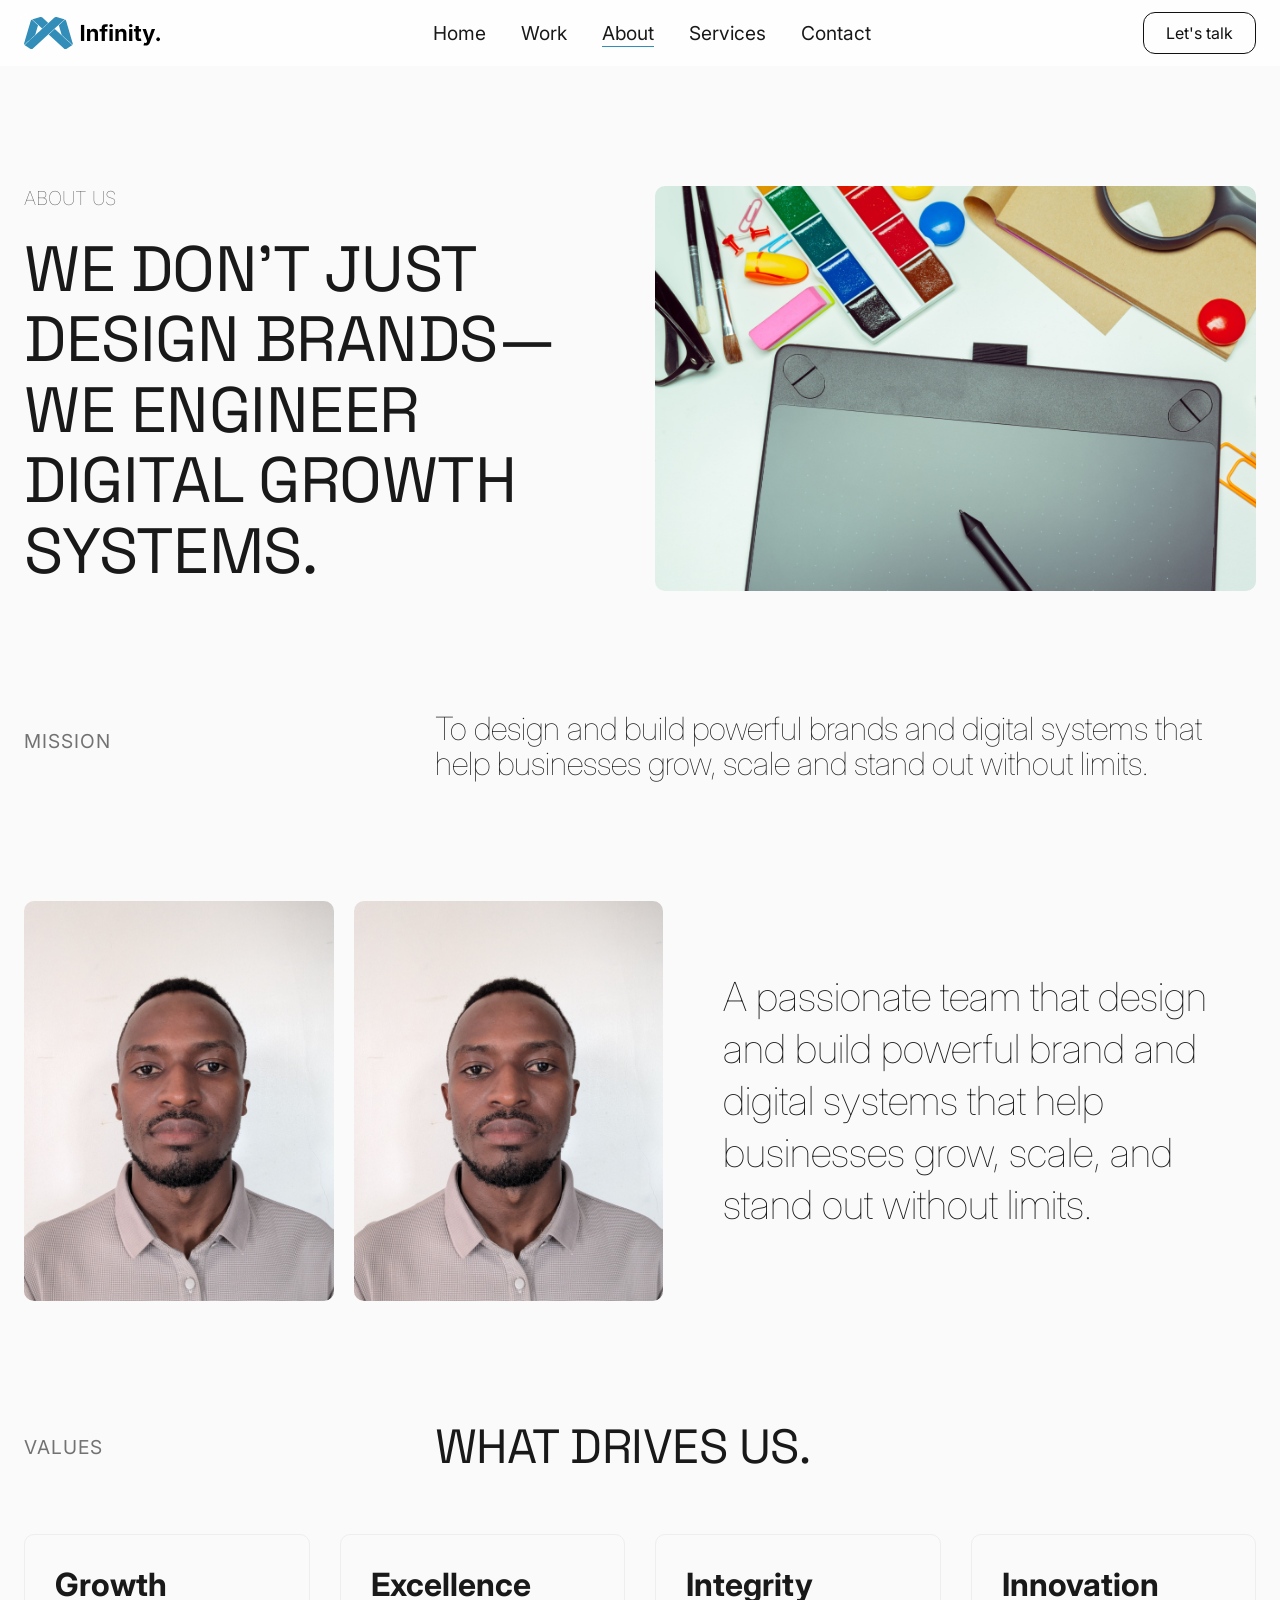
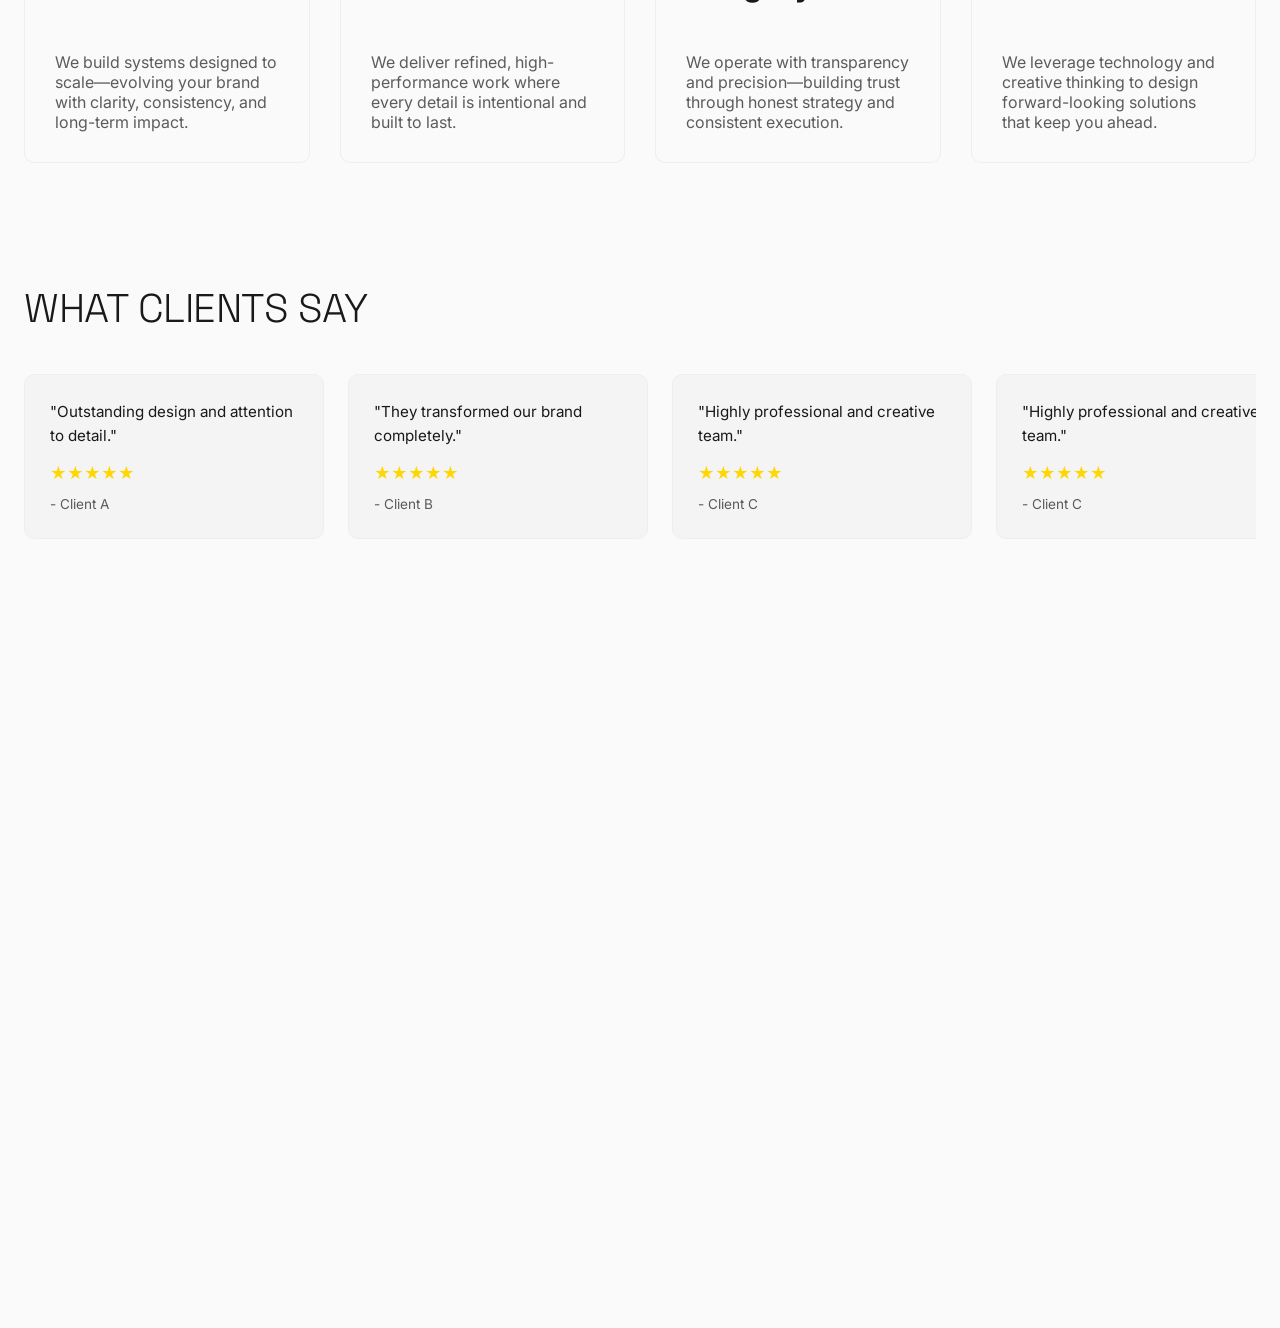
<file: about.html>
<!DOCTYPE html>
<html lang="en">
    <head>
        <meta charset="UTF-8">
        <meta name="viewport" content="width=device-width, initial-scale=1.0">
        <title>about us</title>

        <link href="https://fonts.googleapis.com/css2?family=Inter:wght@400;500;600&family=Space+Grotesk:wght@500;600;700&display=swap" rel="stylesheet">
        <link rel="stylesheet" href="style.css">
        <link rel="stylesheet" href="https://cdnjs.cloudflare.com/ajax/libs/font-awesome/6.5.0/css/all.min.css">

    </head>

    <body>

        <div class="main-content">

            <header class="navbar">

                <a href="index.html" class="logo">
                    <img src="assets/images/infinity-logo.svg" alt="logo">
                </a>

                <nav class="nav">

                    <ul class="nav-links">
                        <li><a href="index.html">Home</a></li>
                        <li><a href="portfolio.html">Work</a></li>
                        <li><a href="about.html" class="active">About</a></li>
                        <li><a href="services.html">Services</a></li>
                        <li><a href="contact.html">Contact</a></li>
                    </ul>
                    <span class="underline"></span>

                    <a href="contact.html" class="mobile-cta">Let's talk</a>

                    <span class="underline"></span>

                </nav>

                <a href="contact.html" class="cta-btn magnetic">Let's talk</a>


                <div class="menu-toggle">MENU</div>

            </header>

            <section class="about-hero">

                <div class="about-hero-container">
                    <div>
                        <p class="about-label">about us</p>
                        <h1 class="about-title">We don’t just design brands—we engineer digital growth systems.</h1>
                    </div>
                    

                    <div class="service-img">
                        <img src="assets/images/bg1.jpg" alt="about image">
                    </div>
                </div>

            </section>
       
            <section class="about">

                <div class="about-container">
                    <span class="about-about-label">mission</span>
                    <h1 class="about-about-title">To design and build powerful brands and digital systems that help businesses grow, scale and stand out without limits.</h1>
                </div>

            </section>
                


            <section class="about-founders">

                <div class="founders-images">

                    <div class="founder-card">

                        <img src="assets/images/ceo.jpg" alt="Founder">

                        <div class="founder-overlay">
                            <h4>VICTOR ASSENGA</h4>
                            <span>Founder & Creative Director</span>
                            <p>Leads vision, branding strategy and creative direction.</p>
                        </div>

                    </div>

                    <div class="founder-info">
                        <h4>VICTOR ASSENGA</h4>
                        <span>Founder & Creative Director</span>
                        <p>Leads vision, branding strategy and creative direction.</p>
                    </div>

                    <div class="founder-card">

                        <img src="assets/images/ceo.jpg" alt="Co-Founder">

                        <div class="founder-overlay">
                            <h4>Co-Founder Name</h4>
                            <span>Co-Founder & Developer</span>
                            <p>Builds scalable digital products and experiences.</p>
                        </div>

                    </div>

                    <div class="founder-info">
                            <h4>Co-Founder Name</h4>
                            <span>Co-Founder & Developer</span>
                            <p>Builds scalable digital products and experiences.</p>
                        </div>


                </div>

                
                <div class="founders-text">
                    <h2>
                    A passionate team that design and build powerful brand and digital systems that help businesses grow, scale, and stand out without limits.
                    </h2>
                </div>

            </section>


            <section class="values">

                <div class="about-values-container">
                    <span class="values-label">VALUES</span>
                    <h1 class="values-title">What drives us.</h1>
                    <span></span>
                </div>

            </section>

            
            <div class="about-values">

                <div class="value-card">

                    <h3>Growth</h3>
                    <p>We build systems designed to scale—evolving your brand with clarity, consistency, and long-term impact.</p>

                </div>

                <div class="value-card">

                    <h3>Excellence</h3>
                    <p>We deliver refined, high-performance work where every detail is intentional and built to last.</p>

                </div>

                <div class="value-card">

                    <h3>Integrity</h3>
                    <p>We operate with transparency and precision—building trust through honest strategy and consistent execution.</p>

                </div>

                <div class="value-card">

                    <h3>Innovation</h3>
                    <p>We leverage technology and creative thinking to design forward-looking solutions that keep you ahead.</p>

                </div>

            </div>
        
            </section>

                <!-- TESTIMONIALS -->
            <section class="testimonials">

                <h2>What Clients Say</h2>

                <div class="testimonial-wrapper">
                    <div class="testimonial-track">

                        <div class="testimonial-group">
                            <div class="testimonial">
                                <p>"Outstanding design and attention to detail."</p>
                                <div class="stars">★★★★★</div>
                                <span>- Client A</span>
                            </div>

                            <div class="testimonial">
                                <p>"They transformed our brand completely."</p>
                                <div class="stars">★★★★★</div>
                                <span>- Client B</span>
                            </div>

                            <div class="testimonial">
                                <p>"Highly professional and creative team."</p>
                                <div class="stars">★★★★★</div>
                                <span>- Client C</span>
                            </div>

                            <div class="testimonial">
                                <p>"Highly professional and creative team."</p>
                                <div class="stars">★★★★★</div>
                                <span>- Client C</span>
                            </div>

                            <div class="testimonial">
                                <p>"Highly professional and creative team."</p>
                                <div class="stars">★★★★★</div>
                                <span>- Client C</span>
                            </div>

                            <div class="testimonial">
                                <p>"Highly professional and creative team."</p>
                                <div class="stars">★★★★★</div>
                                <span>- Client C</span>
                            </div>
                        </div>


                        <div class="testimonial-group">
                            <div class="testimonial">
                                <p>"Outstanding design and attention to detail."</p>
                                <div class="stars">★★★★★</div>
                                <span>- Client A</span>
                            </div>

                            <div class="testimonial">
                                <p>"They transformed our brand completely."</p>
                                <div class="stars">★★★★★</div>
                                <span>- Client B</span>
                            </div>

                            <div class="testimonial">
                                <p>"Highly professional and creative team."</p>
                                <div class="stars">★★★★★</div>
                                <span>- Client C</span>
                            </div>

                            <div class="testimonial">
                                <p>"Highly professional and creative team."</p>
                                <div class="stars">★★★★★</div>
                                <span>- Client C</span>
                            </div>

                            <div class="testimonial">
                                <p>"Highly professional and creative team."</p>
                                <div class="stars">★★★★★</div>
                                <span>- Client C</span>
                            </div>

                            <div class="testimonial">
                                <p>"Highly professional and creative team."</p>
                                <div class="stars">★★★★★</div>
                                <span>- Client C</span>
                            </div>
                        </div>

                    </div>
                </div>

                    
            </section>

        </div>


        <footer class="footer">

            <div class="footer-top">
                <h2 class="footer-slogan">
                Let’s grow your business digitally.
                </h2>

                <a href="contact.html" class="footer-cta">Start a Project</a>
            </div>

            <div class="footer-middle">

                <div>

                    <h4>Quick Links</h4>
                    <ul>
                        <li><a href="portfolio.html">Work</a></li>
                        <li><a href="about.html">About</a></li>
                        <li><a href="services.html">Services</a></li>
                        <li><a href="contact.html">Contact</a></li>

                    </ul>

                </div>

                <div>

                    <h4>See what we've built</h4>
                    <ul>
                         <li><a href="portfolio.html?filter=branding">Branding</a></li>
                        <li><a href="portfolio.html?filter=web">Web Design</a></li>
                        <li><a href="portfolio.html?filter=uiux">UI/UX</a></li>
                        <li><a href="portfolio.html?filter=software">Software Solutions</a></li>
                    </ul>

                </div>

                <div>

                    <h4>Social</h4>
                    <ul>
                        <li><a href="#"><i class="fa-brands fa-instagram"></i>  Instagram</a></li>
                        <li><a href="#"><i class="fa-brands fa-linkedin"></i>  LinkedIn</a></li>
                        <li><a href="#"><i class="fa-brands fa-twitter"></i>  Twitter</a></li>
                        <li><a href="#"><i class="fa-brands fa-behance"></i>  Behance</a></li>
                    </ul>

                </div>

                <div>
                    <h4>Contact us</h4>
                    <p>Email: hello@infinity.com</p>
                    <p>Whatsapp: +255 746 826 260</p>
                    <p>Dar es Salaam,</p>
                    <p> Tanzania</p>
                </div>

            </div>

            <div class="footer-bottom">

                <p>© 2026 Infinity designs. All rights reserved.</p>

            </div>

        </footer>

        <script src="script.js"></script>
    </body>
</html>
</file>
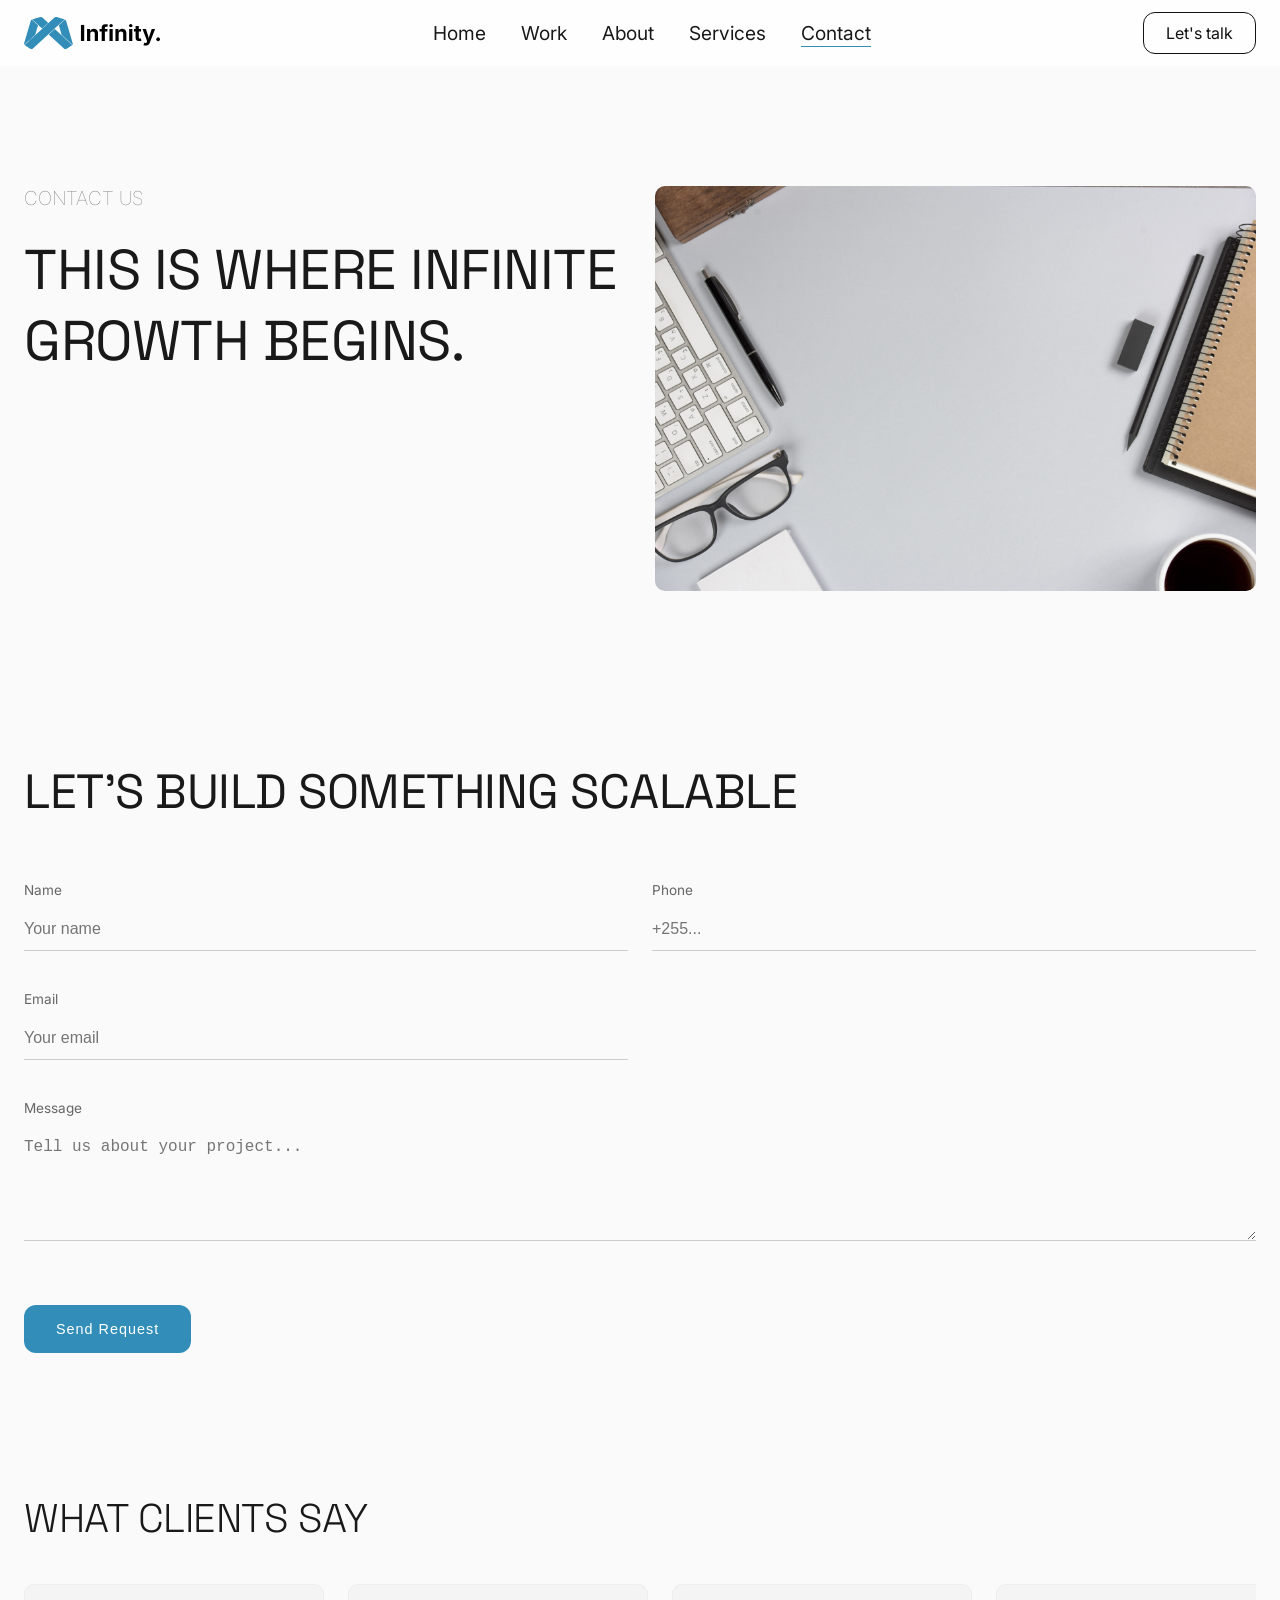
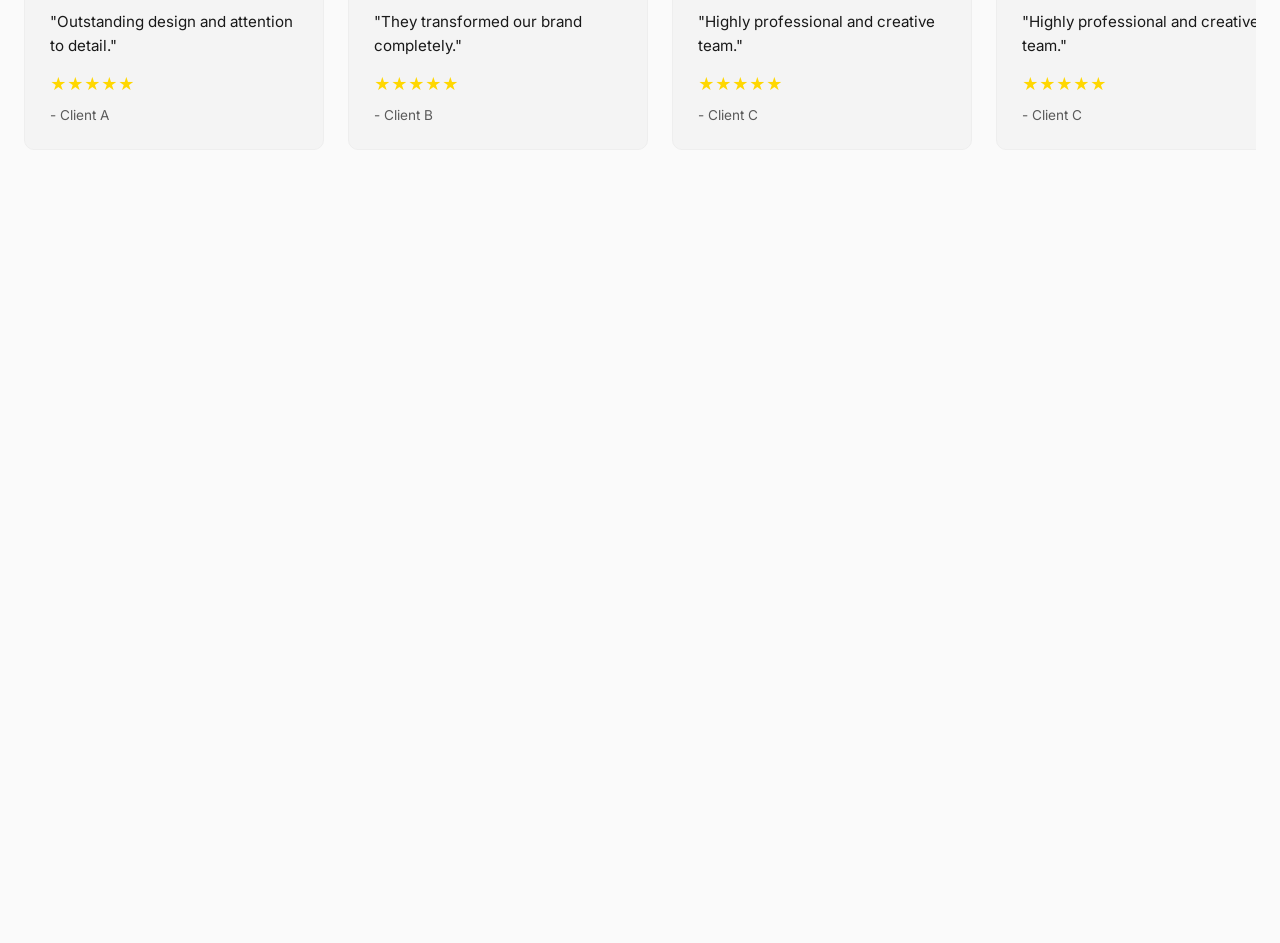
<file: contact.html>
<!DOCTYPE html>
<html lang="en">
    <head>
        <meta charset="UTF-8">
        <meta name="viewport" content="width=device-width, initial-scale=1.0">
        <title>contact us</title>

        <link href="https://fonts.googleapis.com/css2?family=Inter:wght@400;500;600&family=Space+Grotesk:wght@500;600;700&display=swap" rel="stylesheet">
        <link rel="stylesheet" href="style.css">
        <link rel="stylesheet" href="https://cdnjs.cloudflare.com/ajax/libs/font-awesome/6.5.0/css/all.min.css">

    </head>

    <body>

        <div class="main-content">

            <header class="navbar">

                <a href="index.html" class="logo">
                    <img src="assets/images/infinity-logo.svg" alt="logo">
                </a>

                <nav class="nav">

                    <ul class="nav-links">
                        <li><a href="index.html">Home</a></li>
                        <li><a href="portfolio.html">Work</a></li>
                        <li><a href="about.html">About</a></li>
                        <li><a href="services.html">Services</a></li>
                        <li><a href="contact.html" class="active">Contact</a></li>
                    </ul>

                    <span class="underline"></span>

                    <a href="contact.html" class="mobile-cta">Let's talk</a>

                    <span class="underline"></span>

                </nav>

                <a href="contact.html" class="cta-btn magnetic">Let's talk</a>

               <div class="menu-toggle">MENU</div>

            </header>


            <div class="contact-hero">

                <div class="contact-hero-container">
                    <div>
                        <span class="contact-label">contact us</span>
                        <h1 class="services-title">This is where infinite growth begins.</h1>
                    </div>
                    

                    <div class="service-img">
                        <img src="assets/images/bg2.jpg" alt="contact-hero image">
                    </div>
                </div>

            </div>

            <section class="contact">

                <div class="contact-container">
                    
                    <h1 class="contact-title">Let’s Build Something Scalable</h1>

                    <form class="contact-form" action="https://formspree.io/f/mnjlweqd" method="POST" enctype="multipart/form-data">
                    
                        <div class="form-group">
                            <label>Name</label>
                            <input type="text" name="name" placeholder="Your name" required>
                        </div>

                        <div class="form-group">
                            <label>Phone</label>
                            <input type="tel" name="phone" placeholder="+255..." required>
                        </div>
                        
                        <div class="form-group">
                            <label>Email</label>
                            <input type="email" name="email" placeholder="Your email">
                        </div>

                        <div class="form-group full">
                            <label>Message</label>
                            <textarea rows="5" name="message" placeholder="Tell us about your project..." required></textarea>
                        </div>


                        <div class="form-group full">
                            <button type="submit" class="submit-btn">Send Request</button>
                        </div>

                    </form>

                </div>

            </section>


             <section class="testimonials">

                <h2>What Clients Say</h2>

                <div class="testimonial-wrapper">
                    <div class="testimonial-track">

                        <div class="testimonial-group">
                            <div class="testimonial">
                                <p>"Outstanding design and attention to detail."</p>
                                <div class="stars">★★★★★</div>
                                <span>- Client A</span>
                            </div>

                            <div class="testimonial">
                                <p>"They transformed our brand completely."</p>
                                <div class="stars">★★★★★</div>
                                <span>- Client B</span>
                            </div>

                            <div class="testimonial">
                                <p>"Highly professional and creative team."</p>
                                <div class="stars">★★★★★</div>
                                <span>- Client C</span>
                            </div>

                            <div class="testimonial">
                                <p>"Highly professional and creative team."</p>
                                <div class="stars">★★★★★</div>
                                <span>- Client C</span>
                            </div>

                            <div class="testimonial">
                                <p>"Highly professional and creative team."</p>
                                <div class="stars">★★★★★</div>
                                <span>- Client C</span>
                            </div>

                            <div class="testimonial">
                                <p>"Highly professional and creative team."</p>
                                <div class="stars">★★★★★</div>
                                <span>- Client C</span>
                            </div>
                        </div>


                        <div class="testimonial-group">
                            <div class="testimonial">
                                <p>"Outstanding design and attention to detail."</p>
                                <div class="stars">★★★★★</div>
                                <span>- Client A</span>
                            </div>

                            <div class="testimonial">
                                <p>"They transformed our brand completely."</p>
                                <div class="stars">★★★★★</div>
                                <span>- Client B</span>
                            </div>

                            <div class="testimonial">
                                <p>"Highly professional and creative team."</p>
                                <div class="stars">★★★★★</div>
                                <span>- Client C</span>
                            </div>

                            <div class="testimonial">
                                <p>"Highly professional and creative team."</p>
                                <div class="stars">★★★★★</div>
                                <span>- Client C</span>
                            </div>

                            <div class="testimonial">
                                <p>"Highly professional and creative team."</p>
                                <div class="stars">★★★★★</div>
                                <span>- Client C</span>
                            </div>

                            <div class="testimonial">
                                <p>"Highly professional and creative team."</p>
                                <div class="stars">★★★★★</div>
                                <span>- Client C</span>
                            </div>
                        </div>

                    </div>
                </div>

                    
            </section>



        </div>

        <footer class="footer">

            <div class="footer-top">
                <h2 class="footer-slogan">
                Let’s grow your business digitally.
                </h2>

                <a href="contact.html" class="footer-cta">Start a Project</a>
            </div>

            <div class="footer-middle">

                <div>

                    <h4>Quick Links</h4>
                    <ul>
                        <li><a href="portfolio.html">Work</a></li>
                        <li><a href="about.html">About</a></li>
                        <li><a href="services.html">Services</a></li>
                        <li><a href="contact.html">Contact</a></li>

                    </ul>

                </div>

                <div>

                    <h4>See what we've built</h4>
                    <ul>
                         <li><a href="portfolio.html?filter=branding">Branding</a></li>
                        <li><a href="portfolio.html?filter=web">Web Design</a></li>
                        <li><a href="portfolio.html?filter=uiux">UI/UX</a></li>
                        <li><a href="portfolio.html?filter=software">Software Solutions</a></li>
                    </ul>

                </div>

                <div>

                    <h4>Social</h4>
                    <ul>
                        <li><a href="#"><i class="fa-brands fa-instagram"></i>  Instagram</a></li>
                        <li><a href="#"><i class="fa-brands fa-linkedin"></i>  LinkedIn</a></li>
                        <li><a href="#"><i class="fa-brands fa-twitter"></i>  Twitter</a></li>
                        <li><a href="#"><i class="fa-brands fa-behance"></i>  Behance</a></li>
                    </ul>

                </div>

                <div>
                    <h4>Contact us</h4>
                    <p>Email: hello@infinity.com</p>
                    <p>Whatsapp: +255 746 826 260</p>
                    <p>Dar es Salaam,</p>
                    <p> Tanzania</p>
                </div>

            </div>

            <div class="footer-bottom">

                <p>© 2026 Infinity designs. All rights reserved.</p>

            </div>

        </footer>

        <script src="script.js"></script>
    </body>
</html>
</file>
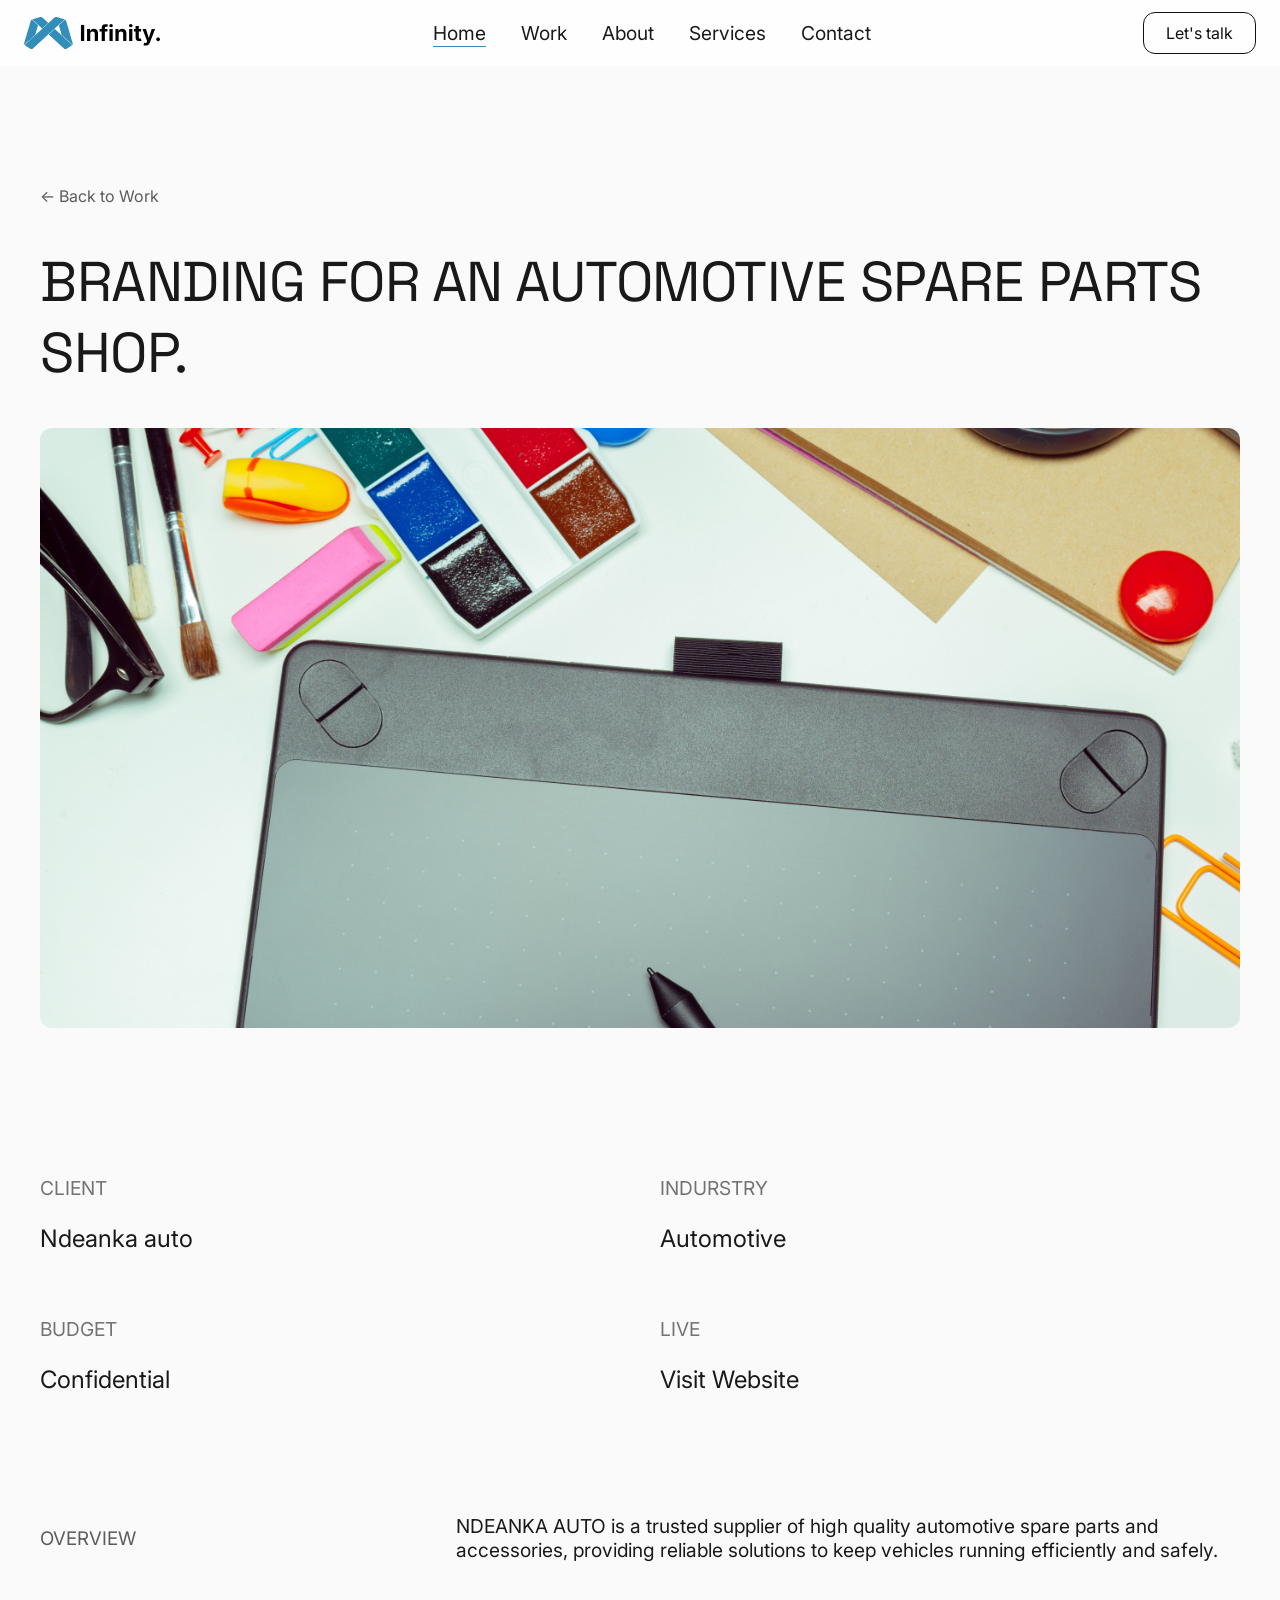
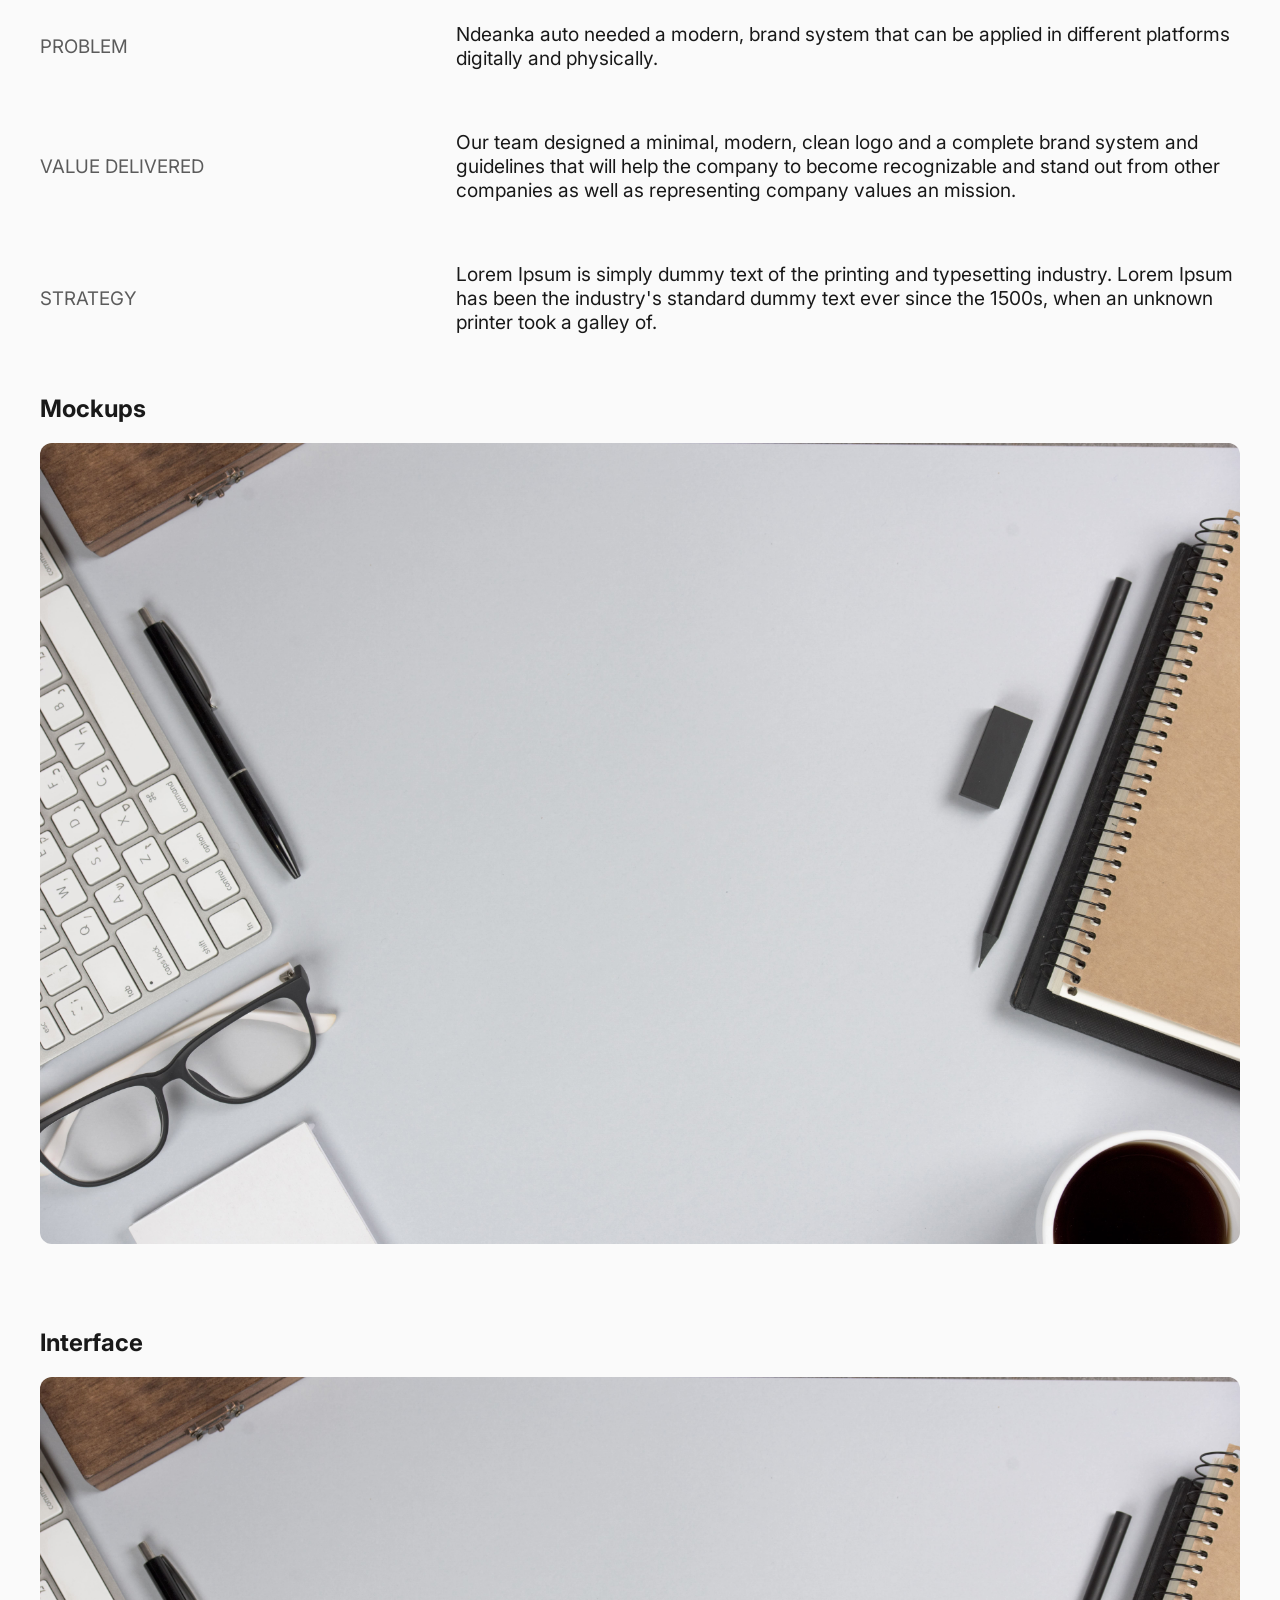
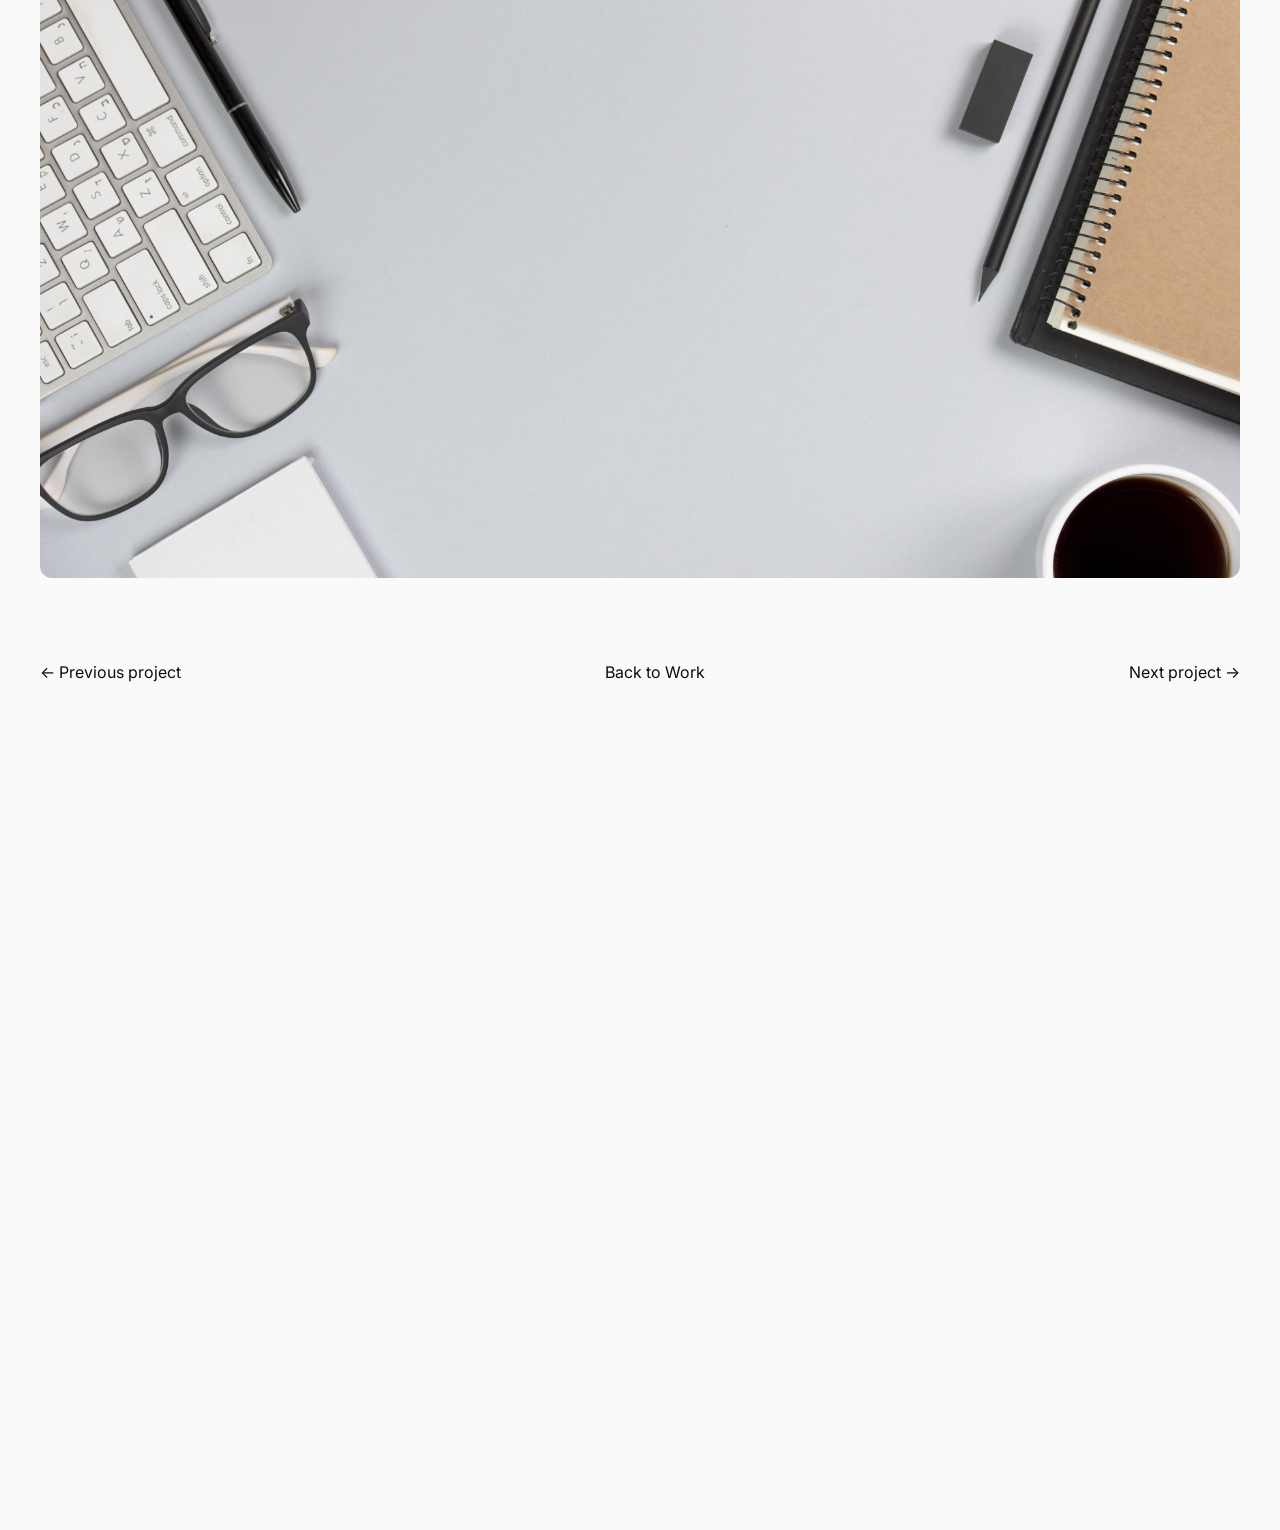
<file: project01.html>
<!DOCTYPE html>
<html lang="en">

    <head>

        <meta charset="UTF-8">
        <meta name="viewport" content="width=device-width, initial-scale=1.0">
        <title>Infinity Designs</title>

        <link href="https://fonts.googleapis.com/css2?family=Inter:wght@400;500;600&family=Space+Grotesk:wght@500;600;700&display=swap" rel="stylesheet">
        <link rel="stylesheet" href="style.css">
        <link rel="stylesheet"href="https://cdnjs.cloudflare.com/ajax/libs/font-awesome/6.5.0/css/all.min.css">

    </head>

    <body>
        <div class="main-content">

            <header class="navbar">

                    <a href="index.html" class="logo">
                        <img src="assets/images/infinity-logo.svg" alt="logo">
                    </a>

                    <nav class="nav">

                        <ul class="nav-links">
                            <li><a href="index.html" class="active">Home</a></li>
                            <li><a href="portfolio.html">Work</a></li>
                            <li><a href="about.html">About</a></li>
                            <li><a href="services.html">Services</a></li>
                            <li><a href="contact.html">Contact</a></li>
                        </ul>
                        <span class="underline"></span>

                        <a href="contact.html" class="mobile-cta">Let's talk</a>

                        <span class="underline"></span>

                    </nav>

                    <a href="contact.html" class="cta-btn">Let's talk</a>


                <div class="menu-toggle">MENU</div>

            </header>

            
            <section class="project">

                <div class="project-top">

                    <a href="portfolio.html" class="back-link">← Back to Work</a>

                </div>

                
                <div class="project-header">

                    <h1>branding for an automotive spare parts shop.</h1>

                </div>


                <div class="project-hero">

                    <img src="assets/images/bg3.jpg" alt="">

                </div>

                
                <div class="project-details">

                    <div class="detail"><h5>Client</h5><p>Ndeanka auto</p></div>
                    <div class="detail"><h5>Indurstry</h5><p>Automotive</p></div>
                    <div class="detail"><h5>Budget</h5><p>Confidential</p></div>
                    <div class="detail"><h5>Live</h5><a href="#">Visit Website</a></div>

                </div>

                
                <div class="project-overview">

                    <div class="overview-item">

                        <h3>Overview</h3>
                        <p>
                            NDEANKA AUTO is a trusted supplier of high quality automotive spare parts and
                            accessories, providing reliable solutions to keep vehicles running efficiently and
                            safely. 
                        </p>

                    </div>

                    <div class="overview-item">

                        <h3>Problem</h3>
                        <p>
                            Ndeanka auto needed a modern, brand system that can be applied in different platforms digitally
                            and physically.
                        </p>

                    </div>

                    <div class="overview-item">

                        <h3>value delivered</h3>
                        <p>
                            Our team designed a minimal, modern, clean logo and a complete brand system and guidelines that will help the company to become
                            recognizable and stand out from other companies as well as representing company
                            values an mission.
                        </p>

                    </div>

                     <div class="overview-item">

                        <h3>strategy</h3>
                        <p>Lorem Ipsum is simply dummy text of the printing and typesetting industry. Lorem Ipsum has been the industry's standard dummy text ever since the 1500s, when an unknown printer took a galley of.</p>

                    </div>


                </div>

                
                <div class="project-media">
                    <h2>Mockups</h2>
                    <img src="assets/images/bg2.jpg" alt="">
                </div>

                <div class="project-media">
                    <h2>Interface</h2>
                    <img src="assets/images/bg2.jpg" alt="">
                </div>

                
                <div class="project-bottom">
                    <a href="#">← Previous project</a>
                    <a href="portfolio.html">Back to Work</a>
                    <a href="#">Next project →</a>
                </div>

            </section>

















        </div>


        <footer class="footer">

                <div class="footer-top">
                    <h2 class="footer-slogan">
                    Let’s grow your business digitally.
                    </h2>

                    <a href="contact.html" class="footer-cta">Start a Project</a>
                </div>

                <div class="footer-middle">

                    <div>

                        <h4>Quick Links</h4>
                        <ul>
                            <li><a href="portfolio.html">Work</a></li>
                            <li><a href="about.html">About</a></li>
                            <li><a href="services.html">Services</a></li>
                            <li><a href="contact.html">Contact</a></li>

                        </ul>

                    </div>

                    <div>

                        <h4>See what we've built</h4>
                        <ul>
                            <li><a href="portfolio.html?filter=branding">Branding</a></li>
                            <li><a href="portfolio.html?filter=web">Web Design</a></li>
                            <li><a href="portfolio.html?filter=uiux">UI/UX</a></li>
                            <li><a href="portfolio.html?filter=software">Software Solutions</a></li>
                        </ul>

                    </div>

                    <div>

                        <h4>Social</h4>
                        <ul>
                            <li><a href="#"><i class="fa-brands fa-instagram"></i>  Instagram</a></li>
                            <li><a href="#"><i class="fa-brands fa-linkedin"></i>  LinkedIn</a></li>
                            <li><a href="#"><i class="fa-brands fa-twitter"></i>  Twitter</a></li>
                            <li><a href="#"><i class="fa-brands fa-behance"></i>  Behance</a></li>
                        </ul>

                    </div>

                    <div>
                        <h4>Contact us</h4>
                        <p>Email: hello@infinity.com</p>
                        <p>Whatsapp: +255 746 826 260</p>
                        <p>Dar es Salaam,</p>
                        <p> Tanzania</p>
                    </div>

                </div>

                <div class="footer-bottom">

                    <p>© 2026 Infinity designs. All rights reserved.</p>

                </div>

            </footer>

        
    </body>

</html>
</file>
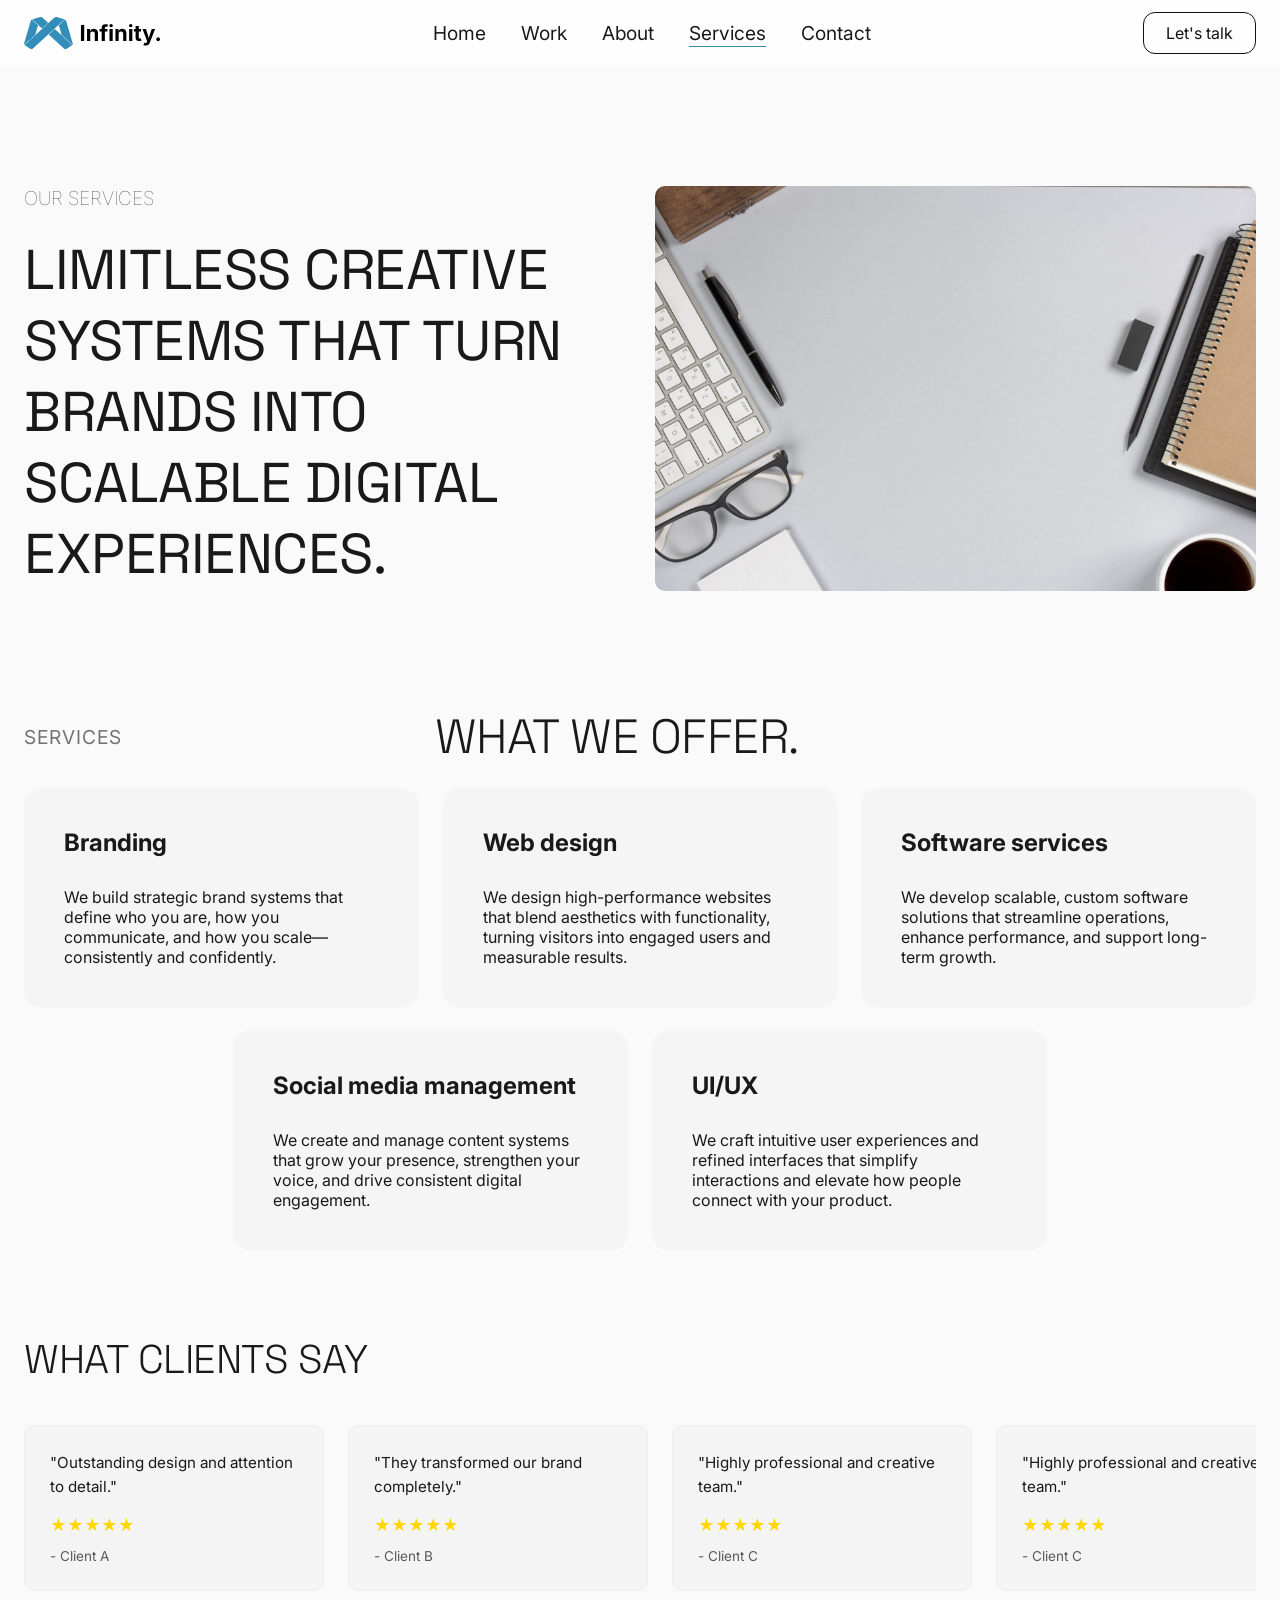
<file: services.html>
<!DOCTYPE html>
<html lang="en">

    <head>
        <meta charset="UTF-8">
        <meta name="viewport" content="width=device-width, initial-scale=1.0">
        <title>our services</title>

        <link href="https://fonts.googleapis.com/css2?family=Inter:wght@400;500;600&family=Space+Grotesk:wght@500;600;700&display=swap" rel="stylesheet">
        <link rel="stylesheet"href="style.css">
        <link rel="stylesheet"href="https://cdnjs.cloudflare.com/ajax/libs/font-awesome/6.5.0/css/all.min.css">

    </head>
 
    <body>

        <div class="main-content">

            <header class="navbar">

                <a href="index.html" class="logo">
                    <img src="assets/images/infinity-logo.svg" alt="logo">
                </a>

                <nav class="nav">

                    <ul class="nav-links">
                        <li><a href="index.html">Home</a></li>
                        <li><a href="portfolio.html">Work</a></li>
                        <li><a href="about.html">About</a></li>
                        <li><a href="services.html" class="active">Services</a></li>
                        <li><a href="contact.html">Contact</a></li>
                    </ul>
                    <span class="underline"></span>

                    <a href="contact.html" class="mobile-cta">Let's talk</a>

                    <span class="underline"></span>

                </nav>

                <a href="contact.html" class="cta-btn magnetic">Let's talk</a>

               <div class="menu-toggle">MENU</div>

            </header>


            <div class="services-hero">

                <div class="services-hero-container">
                    <div>
                        <span class="services-label">our services</span>
                        <h1 class="services-title">Limitless creative systems that turn brands into scalable digital experiences.</h1>
                    </div>
                    

                    <div class="service-img">
                        <img src="assets/images/bg2.jpg" alt="">
                    </div>
                </div>

            </div>


            <section class="values">

                <div class="service-container">
                    <span class="service-label">services</span>
                    <h1 class="service-title">What we offer.</h1>
                    <span></span>
                </div>

            </section>


            
            <div class="services">

                <div class="service-card">

                    <h3>Branding</h3>
                    <p>We build strategic brand systems that define who you are, how you communicate, and how you scale—consistently and confidently. </p>

                </div>

                <div class="service-card">

                    <h3>Web design</h3>
                    <p>We design high-performance websites that blend aesthetics with functionality, turning visitors into engaged users and measurable results.</p>

                </div>

                <div class="service-card">

                    <h3>Software services</h3>
                    <p>We develop scalable, custom software solutions that streamline operations, enhance performance, and support long-term growth.</p>

                </div>

                <div class="service-card">

                    <h3>Social media management</h3>
                    <p>We create and manage content systems that grow your presence, strengthen your voice, and drive consistent digital engagement.</p>

                </div>

                <div class="service-card">

                    <h3>UI/UX</h3>
                    <p>We craft intuitive user experiences and refined interfaces that simplify interactions and elevate how people connect with your product.</p>

                </div>

            </div>



             <section class="testimonials">

                <h2>What Clients Say</h2>

                <div class="testimonial-wrapper">
                    <div class="testimonial-track">

                        <div class="testimonial-group">
                            <div class="testimonial">
                                <p>"Outstanding design and attention to detail."</p>
                                <div class="stars">★★★★★</div>
                                <span>- Client A</span>
                            </div>

                            <div class="testimonial">
                                <p>"They transformed our brand completely."</p>
                                <div class="stars">★★★★★</div>
                                <span>- Client B</span>
                            </div>

                            <div class="testimonial">
                                <p>"Highly professional and creative team."</p>
                                <div class="stars">★★★★★</div>
                                <span>- Client C</span>
                            </div>

                            <div class="testimonial">
                                <p>"Highly professional and creative team."</p>
                                <div class="stars">★★★★★</div>
                                <span>- Client C</span>
                            </div>

                            <div class="testimonial">
                                <p>"Highly professional and creative team."</p>
                                <div class="stars">★★★★★</div>
                                <span>- Client C</span>
                            </div>

                            <div class="testimonial">
                                <p>"Highly professional and creative team."</p>
                                <div class="stars">★★★★★</div>
                                <span>- Client C</span>
                            </div>
                        </div>


                        <div class="testimonial-group">
                            <div class="testimonial">
                                <p>"Outstanding design and attention to detail."</p>
                                <div class="stars">★★★★★</div>
                                <span>- Client A</span>
                            </div>

                            <div class="testimonial">
                                <p>"They transformed our brand completely."</p>
                                <div class="stars">★★★★★</div>
                                <span>- Client B</span>
                            </div>

                            <div class="testimonial">
                                <p>"Highly professional and creative team."</p>
                                <div class="stars">★★★★★</div>
                                <span>- Client C</span>
                            </div>

                            <div class="testimonial">
                                <p>"Highly professional and creative team."</p>
                                <div class="stars">★★★★★</div>
                                <span>- Client C</span>
                            </div>

                            <div class="testimonial">
                                <p>"Highly professional and creative team."</p>
                                <div class="stars">★★★★★</div>
                                <span>- Client C</span>
                            </div>

                            <div class="testimonial">
                                <p>"Highly professional and creative team."</p>
                                <div class="stars">★★★★★</div>
                                <span>- Client C</span>
                            </div>
                        </div>

                    </div>
                </div>

                    
            </section>


        </div>

        <footer class="footer">

            <div class="footer-top">
                <h2 class="footer-slogan">
                Let’s grow your business digitally.
                </h2>

                <a href="contact.html" class="footer-cta">Start a Project</a>
            </div>

            <div class="footer-middle">

                <div>

                    <h4>Quick Links</h4>
                    <ul>
                        <li><a href="portfolio.html">Work</a></li>
                        <li><a href="about.html">About</a></li>
                        <li><a href="services.html">Services</a></li>
                        <li><a href="contact.html">Contact</a></li>

                    </ul>

                </div>

                <div>

                    <h4>See what we've built</h4>
                    <ul>
                        <li><a href="portfolio.html?filter=branding">Branding</a></li>
                        <li><a href="portfolio.html?filter=web">Web Design</a></li>
                        <li><a href="portfolio.html?filter=uiux">UI/UX</a></li>
                        <li><a href="portfolio.html?filter=software">Software Solutions</a></li>
                    </ul>

                </div>

                <div>

                    <h4>Social</h4>
                    <ul>
                        <li><a href="#"><i class="fa-brands fa-instagram"></i>  Instagram</a></li>
                        <li><a href="#"><i class="fa-brands fa-linkedin"></i>  LinkedIn</a></li>
                        <li><a href="#"><i class="fa-brands fa-twitter"></i>  Twitter</a></li>
                        <li><a href="#"><i class="fa-brands fa-behance"></i>  Behance</a></li>
                    </ul>

                </div>

                <div>
                    <h4>Contact us</h4>
                    <p>Email: hello@infinity.com</p>
                    <p>Whatsapp: +255 746 826 260</p>
                    <p>Dar es Salaam,</p>
                    <p> Tanzania</p>
                </div>

            </div>

            <div class="footer-bottom">

                <p>© 2026 Infinity designs. All rights reserved.</p>

            </div>

        </footer>

        <script src="script.js"></script>
    </body>
</html>
</file>
<file: style.css>
/* RESET */
* {
  margin: 0;
  padding: 0;
  box-sizing: border-box;
}
body {
  font-family: 'Inter', sans-serif;
}

.hero h1,
.testimonials h2,
.work-hero h1,
.about-title,
.values-title,
.footer-top h2,
.services-title,
.project-header h1,
.service-title,
.contact-title {
  font-family: 'Space Grotesk', sans-serif;
  letter-spacing: -0.5px;
}



html, body {
  background: #fafafa;
  color: #191919;
}


/* NAVBAR*/
.navbar {
  display: flex;
  justify-content: space-between;
  align-items: center;
  padding: 12px 24px;
  position: sticky;
  top: 0;
  background: rgba(255,255,255,0.8);
  backdrop-filter: blur(12px);
  z-index: 1000;
}

.logo {
  display: inline-block;
  text-decoration: none;
}

.logo img {
  height: 32px; /* desktop size */
  width: auto;
  display: block;
}

.logo img {
  transition: opacity 0.3s ease;
}

.logo:hover img {
  opacity: 0.7;
}
.nav-links {
  display: flex;
  gap: 35px;
  list-style: none; 
}
.nav a {
  text-decoration: none;
  color: #191919;
  font-size: 1.2rem;
  transition: 0.3s;
}

/*UNDERLINE*/
.nav-links a {
  position: relative;
  text-decoration: none;
  padding-bottom: 1.5px;
}
.nav-links a::after {
  content: "";
  position: absolute;
  left: 0;
  bottom: 0;
  width: 0%;
  height: 1px;
  background: #328eb8;
  transition: width 0.3s ease;
}
.nav-links a:hover::after {
  width: 100%;
}
.nav-links a.active::after {
  width: 100%;
}

/* CTA BUTTON */
.cta-btn {
  border: 1px solid #111;
  padding: 10px 22px;
  text-decoration: none;
  color: #111;
  position: relative;
  overflow: hidden;
  transition: all 0.3s ease;
  border-radius: 12px;
}

.cta-btn::before {
  content: "";
  position: absolute;
  inset: 0;
  background: #111;
  transform: scaleX(0);
  transform-origin: left;
  transition: 0.001ms;
  z-index: -1;
}

.cta-btn:hover {
  color: #fff;
  background: #328eb8;
  border: 1px solid #328eb8;
}

@media (max-width: 768px) {
  .logo img {
    height: 26px;
  }
}








/* HERO*/

.hero {
  padding: 120px 24px 60px;
}

.hero-container {
  display: grid;
  grid-template-columns: 1fr 1fr;
  gap: 24px;
  width: 100%;
}

.hero-text h1 {
 font-size: 4rem;
 line-height: 1.1;
 font-weight: 400;
 text-transform: uppercase;
}

.hero-text p {
  padding: 24px 0px;
  opacity: 0.7;
  font-size: 1.5rem;
}
.hero-sub{
  padding: 24px 0px;
  opacity: 0.7;
  font-size: 1.2rem;
  font-weight: lighter;
}

.hero-cta {
  border: 1px solid #111;
  padding: 14px 28px;
  text-decoration: none;
  color: #111;
  position: relative;
  overflow: hidden;
  transition: all 0.3s ease;
  border-radius: 12px;
}
.ctaa {
  padding: 24px 0px;
}

.hero.cta::before {
  content: "";
  position: absolute;
  inset: 0;
  background: #111;
  transform: scaleX(0);
  transform-origin: left;
  transition: 0.001ms;
  z-index: -1;
}

.hero-cta:hover {
  color: #fff;
  background: #328eb8;
  border: 1px solid #328eb8;
}

.hero-media {
  display: flex;
  justify-content: center;
  align-items: center;  
}

.hero-media img {
  width: 100%;
  height: 100%;
  object-fit: cover;
}


/*  HERO MOBILE*/
@media (max-width: 900px) {

  .hero-container {
  display: grid;
  grid-template-columns: 1fr;
}

.hero {
  padding: 60px 12px 60px;
}

.hero-text h1 {
  font-size: 2.5rem;
}

.hero-text p {
  font-size: 1.2rem; 
}

.hero-media {
  height: 400px;

}

}


/*ABOUT*/

.home-about {
    padding: 60px 24px;
}

.home-about-container {
display: grid;
grid-template-columns: 1fr 2fr;
align-items: center;
}

.home-about-label {
  font-size: 1.2rem;
  opacity: 0.6;
  text-transform: uppercase;
  letter-spacing: 1px;
}

.home-about-title {
  font-size: 2.5rem;
  line-height: 1.1;
  font-weight: lighter;
}

@media (max-width: 900px) {

  .home-about {
  padding: 60px 12px;
}

.home-about-container {
display: grid;
gap: 24px;
grid-template-columns: 1fr;
}

.home-about-label {
  font-size: 1rem;
  opacity: 0.6;
  text-transform: uppercase;
  letter-spacing: 1px;
}

.home-about-title {
  font-size: 2rem;
  line-height: 1.1;
  font-weight: lighter;
}
}



/* WORK */
.work {
  padding: 60px 24px;
}

.work h2 {
 padding: 0 0 24px;
  font-size: 2.5rem;
  font-weight: lighter;
}

.work-grid {
  display: grid;
  grid-template-columns: 1fr 1fr;
  gap: 24px;
}

.work-item {
  position: relative;
  background: #fafafa;
  height: 480px;
  overflow: hidden;
  transition: transform 0.4s ease;
  border-radius: 12px;
}

.work-item-media {
  position: relative;
 border-radius: 12px; 
 background: #ccc;
 overflow: hidden;
 transition: transform 0.4s ease;
 height: 480px;
}

.large { grid-column: span 2;  }

.work-item video {
  width: 100%;
  height: 100%;
  object-fit: cover;
}
.work-item {
  display: block;
  text-decoration: none;
  color: inherit;
}

.work-item {
  transition: transform 0.3s ease;
}

.work-item:hover {
  transform: translateY(-5px);
}

.work-item {
  cursor: pointer;
}

/* OVERLAY */
.work-overlay {
  position: absolute;
  inset: 0;
  background: rgba(0,0,0,0.4);
  color: white;
  display: flex;
  flex-direction: column;
  justify-content: flex-end;
  padding: 20px;
  opacity: 0;
  transition: 0.4s ease;
}
.work-overlay {
  transform: translateY(20px);
}


.work-item:hover .work-overlay {
  opacity: 1;
  transform: translateY(0);
}

.work p {
    font-size: 2rem;
    padding-top: 36px;
}

.work-cta-tittle p {
 padding: 24px 0 12px;
 font-size: 2.5rem;
}
.work-cta {
  border: 1px solid #111;
  padding: 14px 28px;
  text-decoration: none;
  color: #111;
  position: relative;
  overflow: hidden;
  transition: all 0.3s ease;
  border-radius: 12px;
}

.work.cta::before {
  content: "";
  position: absolute;
  inset: 0;
  background: #111;
  transform: scaleX(0);
  transform-origin: left;
  transition: 0.001ms;
  z-index: -1;
}

.work-cta:hover {
  color: #fff;
  background: #328eb8;
  border: 1px solid #328eb8;
}

.work-info {
  display: none;
}

/* WORK MOBILE*/
@media (max-width: 768px) {

    .work {
    padding: 60px 12px;
  }
  .work h2 {
 padding: 0 0 24px;
  font-size: 2rem;
  font-weight: lighter;
}

  .work-grid {
    grid-template-columns: 1fr;
  }

  .large {
    grid-column: span 1;
  }

  .work-item {
  position: relative;
  background: #fafafa;
  height: 480px;
  overflow: hidden;
  transition: transform 0.4s ease;
}
.work-item-media {
  height: auto;
}

  .work-item {
    transform: none !important;
  }

  .work-item:hover {
    transform: none;
  }

  .work-overlay {
    display: none;
  }

  .work-info {
    display: block;
    text-decoration: none;
    padding: 12px;
  }

  .work-info h3 {
    font-size: 1.2rem;
    margin-bottom: 6px;
    color: #191919;
  }

  .work-info p {
    font-size: 0.9rem;
    color: #666;
  }
  .work p {
    
    padding-top: 0px;
}

  .work-item {
    height: auto;
  }

  .work-item video {
    height: 250px;
  }

  .work-cta-tittle p {
 padding: 24px 0 12px;
 font-size: 2rem;
}
}




/*TESTIMONIALS */

.testimonials {
  padding: 60px 24px;
  overflow: hidden;
}

.testimonials h2 {
  margin-bottom: 40px;
  font-size: 2.5rem;
  font-weight: lighter;
  text-transform: uppercase;
}

.testimonial {
  min-width: 300px;
  max-width: 300px;
  padding: 25px;
  border: 1px solid #eee;
  border-radius: 10px;
  background: #f4f4f4;
  flex-shrink: 0;
}

.testimonial p {
  margin-bottom: 15px;
  font-size: 0.95rem;
  line-height: 1.6;
}


.testimonial-wrapper {
  overflow: hidden;
  width: 100%;
}

.testimonial-track {
  display: flex;
  width: max-content;
  animation: scrollLoop 30s linear infinite;
  gap: 24px;
}

.testimonial-group {
  display: flex;
  gap: 24px;
}

.testimonial {
  min-width: 300px;
  flex-shrink: 0;
}

/* 🔥 KEYFRAME */
@keyframes scrollLoop {
  0% {
    transform: translateX(0);
  }
  100% {
    transform: translateX(-50%);
  }
}

.testimonial-wrapper:hover .testimonial-track {
  animation-play-state: paused;
}


.stars {
  color: gold;
  margin-bottom: 10px;
  font-size: 1rem;
}

.testimonial span {
  font-size: 0.85rem;
  opacity: 0.7;
}

.testimonial {
  transition: 0.3s;
}

.testimonial:hover {
  transform: translateY(-5px);
}

/*TESTIMONIALS MOBILE*/
@media (max-width: 900px) {

  .testimonials {
    padding: 60px 24px;
  }

  .testimonial {
    min-width: 250px;
  }
  .testimonials h2 {
  margin-bottom: 40px;
  font-size: 2rem;
  font-weight: lighter;
  text-transform: uppercase;
}
}



/*FOOTER*/

.footer {
  background: #191919;
  color: #fafafa;
  padding: 100px 24px 40px;
}


.footer-top {
  display: grid;
  grid-template-columns: 3fr 1fr;
  align-items: center;
  margin-bottom: 80px;
}

.footer-slogan {
  font-size: 3rem;
  line-height: 1.2;
  max-width: 1000px;
  text-transform: uppercase;
}

.footer-cta {
  padding: 14px 28px;
  border: 1px solid #fff;
  text-decoration: none;
  color: #fff;
  transition: 0.3s;
  white-space: nowrap;
  border-radius: 12px;
  margin-left: auto;
}

.footer-cta:hover {
  background: #328eb8;
  border: 1px solid #328eb8;
  color: #fff;
}


.footer-middle {
  display: grid;
  grid-template-columns: repeat(4, 1fr);
  gap: 40px;
  margin-bottom: 60px;
}

.footer-middle h4 {
  margin-bottom: 15px;
  font-size: 0.95rem;
  opacity: 0.9;
}

.footer-middle ul {
  list-style: none;
}

.footer-middle a {
  text-decoration: none;
  color: #fff;
  opacity: 0.7;
  display: inline-block;
  margin-bottom: 10px;
  transition: 0.3s;
}

.footer-middle a:hover {
  opacity: 1;
  transform: translateX(5px);
  
}

.footer-middle p {
  opacity: 0.7;
  margin-bottom: 10px;
}

/*BOTTOM*/
.footer-bottom {
  border-top: 1px solid rgba(255,255,255,0.1);
  padding-top: 20px;
  font-size: 0.85rem;
  opacity: 0.6;
}

.footer-middle a {
  position: relative;
}

.footer-middle a::after {
  content: "";
  position: absolute;
  left: 0;
  bottom: -3px;
  width: 0%;
  height: 1px;
  background: #328eb8;
  transition: 0.3s ease;
}

.footer-middle a:hover::after {
  width: 100%;
  
}


/*PAGE SLIDING EFFECT */
.main-content {
  position: relative;
  z-index: 2;
  background: #fafafa;
}
.main-content {
  margin-bottom: 200px;
}

.footer {
  position: sticky;
  bottom: 0;
  z-index: 1;
}


/*FOOTER MOBILE*/
@media (max-width: 900px) {

  .footer {
    padding: 80px 20px 30px;
  }

  .footer-top {
    display: grid;
    grid-template-columns: 1fr;
    gap: 24px;
  }
  .footer-cta {
    margin-left: 0px;
    margin-right: auto;
  }

  .footer-slogan {
    font-size: 2rem;
  }

  .footer-middle {
    grid-template-columns: 1fr 1fr;
    gap: 30px;
  }

  .footer-middle a:hover {
    transform: none;
  }

  /* Keep underline visible (no hover dependency) */
  .footer-middle a::after {
    display: none;
  
}
}



.menu-toggle {
  font-size: 0.9rem;
  letter-spacing: 1px;
  cursor: pointer;
  z-index: 1001;
  display: none;
}

.mobile-cta {
  display: none;
}

body.menu-open {
  overflow: hidden;
}

/* MOBILE NAV */
@media (max-width: 768px) {
  
  .menu-toggle {
    font-size: 1rem;
    letter-spacing: 1px;
    cursor: pointer;
    z-index: 1001;
    display: block;
  }


  .nav {
    position: fixed;
    top: 0px;
    left: 0;
    width: 100%;
    height: 100vh;
    background: #fff;

    display: flex;
    flex-direction: column;
    justify-content: center;
    align-items: flex-start;
    padding: 60px 24px;

    transform: translateY(-100%);
    transition: transform 0.5s ease;
    z-index: 1000;
  }
 
  .nav.active {
    transform: translateY(0);
    top: 50px;
    justify-content: flex-start;
  }

  .nav-links {
    list-style: none;
    padding: 0;
    margin-bottom: 30px;
    display: flex;
    flex-direction: column;
    
    
  }

  .nav-links li { 
    opacity: 0;
    transform: translateY(20px);
  }

  .nav-links a {
    font-size: 1.5rem;
    text-decoration: none;
    color: #0D0D0D;
  }

  .mobile-cta {
    
    margin-top: 40px;
    padding: 12px 25px;
    font-size: 1.5rem;
    text-decoration: none;
    text-align: center;
    border-radius: 12px;
    display: block;
    background: #328eb8;
  }

  .cta-btn {
    display: none;
  }

  .nav-links a::after {
  content: "";
  position: absolute;
  left: 0;
  bottom: 0;
  width: 0%;
  height: 1px;
  background: #328eb8;
  transition: width 0.3s ease;
}
.nav-links a:hover::after {
  display: none;
}
}

.nav.active .nav-links li {
  opacity: 1;
  transform: translateY(0);
  transition: 0.4s ease;
}

/* Stagger delays */
.nav.active .nav-links li:nth-child(1) { transition-delay: 0.1s; }
.nav.active .nav-links li:nth-child(2) { transition-delay: 0.2s; }
.nav.active .nav-links li:nth-child(3) { transition-delay: 0.3s; }
.nav.active .nav-links li:nth-child(4) { transition-delay: 0.4s; }
.nav.active .nav-links li:nth-child(5) { transition-delay: 0.5s; }

.nav.active .mobile-cta {
  opacity: 1;
  transform: translateY(0);
  transition: 0.4s ease;
  transition-delay: 0.3s;
}







/*WORK PAGE*/


/* WORK HERO */
.work-hero {
  padding: 120px 24px 60px;
}

.work-hero-container {
display: grid;
grid-template-columns: 1fr 3fr;
align-items: center;
gap: 30px;
}

.work-label {
  font-size: 1.2rem;
  opacity: 0.6;
  margin-bottom: 10px;
  text-transform: uppercase;
  letter-spacing: 1px;
}

.work-title {
  font-size: 4rem;
 line-height: 1.1;
 font-weight: 400;
 text-transform: uppercase;
}

/* CATEGORIES */
.work-categories {
  margin-top: 50px;
}

.work-categories ul {
  display: flex;
  gap: 30px;
  list-style: none;
  flex-wrap: wrap;
}

.work-categories li {
  cursor: pointer;
  font-size: 0.95rem;
  opacity: 0.6;
  position: relative;
  transition: 0.3s;
}

/* ACTIVE + HOVER */
.work-categories li.active,
.work-categories li:hover {
  opacity: 1;
}

/* UNDERLINE ANIMATION */
.work-categories li::after {
  content: "";
  position: absolute;
  left: 0;
  bottom: -5px;
  width: 0%;
  height: 1px;
  background: #328eb8;
  transition: 0.3s;
}

.work-categories li:hover::after,
.work-categories li.active::after {
  width: 100%;
}




@media (max-width: 900px) {

.work-hero {
  padding: 60px 12px;
}

.work-hero-container {
display: flex;
flex-direction: column;
gap: 24px;
align-items: baseline;
}

.work-label {
  font-size: 0.9rem;
  opacity: 0.6;
  margin-bottom: 10px;
  text-transform: uppercase;
  letter-spacing: 1px;
}

.work-title {
  font-size: 2.5rem;
  line-height: 1.1;
}


}




/* CATEGORY FILTER*/

.work-item.hide {
  opacity: 0;
  transform: scale(0.8);
  pointer-events: none;
}

.work-item {
  opacity: 1;
  transform: scale(1);
  transition: 0.4s ease;
}

.work-grid {
  transition: all 0.4s ease;
}

.work-item {
  will-change: transform;
}


/* animate out */
.work-item.hide {
  opacity: 0;
  transform: scale(0.8);
  pointer-events: none;
}

/* fully removed from layout */
.work-item.hidden {
  display: none;
}

.work-item {
  transition: transform 0.6s ease, opacity 0.4s ease;
  will-change: transform;
}








/* ABOUT PAGE*/

.about-hero{
  padding: 120px 24px 60px;
}

.about-hero-container{
  display: grid;
  grid-template-columns: 1fr 1fr;
  gap: 30px;
}

.about-label {
  font-size:1.2rem;
  font-weight: lighter;
  text-transform: uppercase;
  opacity: 0.8;
  padding-bottom: 24px;
}

.about-title {
  font-size: 4rem;
 line-height: 1.1;
 font-weight: 400;
 text-transform: uppercase;
}


.about {
    padding: 60px 24px;
}

.about-container {
display: grid;
grid-template-columns: 1fr 2fr;
align-items: center;
}

.about-about-label {
  font-size: 1.2rem;
  opacity: 0.6;
  margin-bottom: 10px;
  text-transform: uppercase;
  letter-spacing: 1px;
}

.about-about-title {
  font-size: 2rem;
  line-height: 1.1;
  font-weight: lighter;
}

.about-cta {
  padding: 14px 28px;
  border: 1px solid #111;
  text-decoration: none;
  color: #111;
  transition: 0.3s;
  border-radius: 12px;
  margin-left: auto;
}

.about-cta:hover {
  background: #111;
  color: #fff;
}

.about-founders {
  display: grid;
  grid-template-columns: 1.2fr 1fr;
  gap: 60px;
  padding: 60px 24px;
  align-items: center;
}

.founders-images {
  display: grid;
  grid-template-columns: 1fr 1fr;
  gap: 20px;
}


/* CARD */
.founder-card {
  position: relative;
  overflow: hidden;
  border-radius: 10px;
}

/* IMAGE */
.founder-card img {
  width: 100%;
  height: 400px;
  object-fit: cover;
  display: block;
  transition: transform 0.6s ease;
}

/* OVERLAY */
.founder-overlay {
  position: absolute;
  inset: 0;
  background: rgba(0,0,0,0.7);
  color: #fff;
  padding: 20px;

  display: flex;
  flex-direction: column;
  justify-content: flex-end;

  opacity: 0;
  transform: translateY(20px);
  transition: 0.4s ease;
}

/* TEXT */
.founder-overlay h4 {
  margin-bottom: 5px;
}

.founder-overlay span {
  font-size: 0.85rem;
  opacity: 0.8;
  margin-bottom: 10px;
}

.founder-overlay p {
  font-size: 0.85rem;
  line-height: 1.4;
}

.founder-card:hover img {
  transform: scale(1.05);
}

.founder-card:hover .founder-overlay {
  opacity: 1;
  transform: translateY(0);
}

.founders-text h2 {
  font-size: 2.5rem;
  line-height: 1.3;
  font-weight: lighter;
}

.founder-info {
  display: none;
}

.about-values-container {
  display: grid;
  padding: 0px 60px;
  grid-template-columns: 1fr 2fr;
  padding: 60px 24px;
  align-items: center;
}

.values-label{
  font-size: 1.2rem;
  opacity: 0.6;
  text-transform: uppercase;
  letter-spacing: 1px; 
}

.values-title {
  font-size: 3rem;
  line-height: 1.1;
  margin-right: auto;
  font-weight: 400;
  text-transform: uppercase;
  
}

.about-values {
  display: grid;
  grid-template-columns: repeat(4, 1fr);
  gap: 30px;
  padding: 0 24px 60px;
}

.value-card {
  padding: 30px;
  border: 1px solid #eee;
  border-radius: 10px;
  transition: 0.3s ease;
}

.value-card h3 {
  margin-bottom: 48px;
  font-size: 2rem;
}

.value-card p {
  font-size: 1rem;
  opacity: 0.7;
}

/* HOVER */
.value-card:hover {
  transform: translateY(-5px);
   background: #328eb8;
  color: #fff;
}

@media (max-width: 900px) {

.about-hero{
  padding: 120px 12px 60px;
}

.about {
  padding: 60px 12px;
}

.about-hero-container{
  display: grid;
  grid-template-columns: 1fr;
  gap: 30px;
}

.about-label {
  font-size:1.2rem;
  font-weight: lighter;
  text-transform: uppercase;
  opacity: 0.8;
}

.about-title {
  font-size:2.5rem;
  padding-top: 30px;
}


  /* STATEMENT */
  .about-statement {
  padding: 60px 24px;
  display: grid;
  grid-template-columns: 1fr;
  gap: 30px;
}

.about-statement h2 {
  font-size: 2rem;
  max-width: 700px;
  line-height: 1.3;
  font-weight: lighter;
}

.about-cta {
  padding: 14px 28px;
  border: 1px solid #111;
  text-decoration: none;
  color: #111;
  transition: 0.3s;
  border-radius: 12px;
  
}

  .about-founders {
  grid-template-columns: 1fr;
  padding: 60px 20px;
}

.founders-images {
  grid-template-columns: 1fr;
}

.founder-card img {
  height: 400px;
}

.founders-text h2 {
  font-size: 1.8rem;
}

.founder-info {
  display: block;
}

  /* VALUES */

  .heading-label {
    opacity: 0.7;
    font-size: 1.2rem;
    padding-right: 100px;
}

.heading-title {
    font-weight: lighter;
    font-size: 1.8rem;
}

.about-values {
  grid-template-columns: 1fr;
  padding: 0 20px 80px;
}

.about-values-container { 
display: grid;
grid-template-columns: 1fr;
align-items: center;
gap: 30px;
padding: 60px 0px 0px;
}

.values-label {
  font-size: 1rem;
  opacity: 0.6; 
}

.values-title {
  font-size: 2rem;
  line-height: 1.1;
  margin-left: 0;
}
.values {
  margin: 0px 24px;
}
.value-card:hover {
  transform: translateY(-5px);
   background: #fafafa;
  color: #191919;
}
.value-card {
  background: #f4f4f4;
}
.about-container {
  display: grid;
  grid-template-columns: 1fr;
  gap: 30px;
}

.founder-card {
    transform: none;
  }

  .founder-card:hover {
    transform: none;
  }

  .founder-overlay {
    display: none;
  }

  .founder-info h4 {
    padding-bottom: 6px;
  }

}

@media (max-width: 450px) {
 .about-values {
  grid-template-columns: 1fr;
  padding: 0 12px 60px;
} 
.founders-images {
  grid-template-columns: 1fr;
}
.about-container {
  display: grid;
  grid-template-columns: 1fr;
  gap: 30px;
}
.about-about-title {
  font-size: 2rem;
}

}






/*SERVICES PAGE*/
.services-hero{
  padding: 120px 24px 60px;
}

.services-hero-container{
  display: grid;
  grid-template-columns: 1fr 1fr;
  gap: 30px;
}

.services-label {
  font-size:1.2rem;
  font-weight: lighter;
  text-transform: uppercase;
  opacity: 0.8;
}

.services-title {
  font-size:3.5rem;
  font-weight: 400;
  padding-top: 24px;
  text-transform: uppercase;
}


.service-img {
  overflow: hidden;
  border-radius: 10px;
  max-width: 800px;
}
.service-img img {
  width: 100%;
  height: 100%;
  object-fit: cover;
  transition: 0.6s ease;
}

.service-img:hover img {
  transform: scale(1.05);
}


.service-container {
  display: grid;
  grid-template-columns: 1fr 2fr;
  padding: 60px 24px 0px;
  align-items: center;
}

.service-label{
  font-size: 1.2rem;
  opacity: 0.6;
  text-transform: uppercase;
  letter-spacing: 1px; 
}

.service-title {
  font-size: 3rem;
  line-height: 1.1;
  margin-right: auto;
  font-weight: lighter;
  text-transform: uppercase;
  
}

.services {
  display: grid;
  grid-template-columns: repeat(6, 1fr);
  gap: 24px;
  justify-content: center;
  padding: 24px;
}
.service-card {
  padding: 40px;
  background: #f5f5f5;
  border-radius: 16px;
  transition: 0.6s ease;  
}

.service-card h3 {
  padding-bottom: 30px;
  font-size: 1.5rem;
}
.service-card {
  grid-column: span 2; /* each card = 2 columns */
}

.service-card:hover {
  transform: translateY(-5px);
   background: #328eb8;
  color: #fff;
}

.about-heading-container {
    display: flex;
    justify-content: space-between;
    align-items: baseline;
    gap: 120px;
}

/* Center the last 2 cards */
.service-card:nth-child(4) {
  grid-column: 2 / span 2;
}

.service-card:nth-child(5) {
  grid-column: 4 / span 2;
}

/* SERVICES MOBILE */
@media (max-width: 900px) {
  .services-hero{
  padding: 120px 12px 60px;
}
.services-hero-container{
  display: grid;
  grid-template-columns: 1fr;
  gap: 30px;
}
.services-title {
  font-size:2.5rem;
  font-weight: 600;
  padding-top: 30px;
}
.service-container {
  display: grid;
  grid-template-columns: 1fr;
  padding: 60px 0px 0px;
  align-items: center;
  gap: 24px;
}
.service-title {
  font-size: 2rem;
  line-height: 1.1;
  margin-right: auto;
  font-weight: lighter;
}
.services {
  padding: 0px 12px 60px;
  grid-template-columns:1fr;
}

.service-card {
  padding: 24px;
  background: #f4f4f4;
  
}
.service-card:hover {
  transform: translateY(-5px);
   background: #fafafa;
  color: #191919;
}

.service-card,
.service-card:nth-child(4),
.service-card:nth-child(5) {
  grid-column: 1 / -1;
}
  
}






/*CONTACT PAGE*/

.contact-hero{
  padding: 120px 24px 60px;
}

.contact-hero-container{
  display: grid;
  grid-template-columns: 1fr 1fr;
  gap: 30px;
}

.contact-label {
  font-size:1.2rem;
  font-weight: lighter;
  text-transform: uppercase;
  opacity: 0.6;
}

.contact-title {
  font-size: 4rem;
  font-weight: 400;
  padding-top: 30px;
  text-transform: uppercase;
}

.contact {
  width: 100%;
  padding: 80px 24px;
}

.contact-container {
  max-width: 1400px;
  margin: 0 auto;
}

.contact-title {
  font-size: 3rem;
  font-weight: 400;
  margin-bottom: 60px;
  letter-spacing: -0.5px;
}

.contact-form {
  display: grid;
  grid-template-columns: repeat(2, 1fr);
  gap: 40px 24px;
}

.form-group.full {
  grid-column: span 2;
}

.form-group label {
  display: block;
  font-size: 0.85rem;
  margin-bottom: 10px;
  color: #666;
}

.form-group input,
.form-group textarea {
  width: 100%;
  border: none;
  border-bottom: 1px solid #ccc;
  padding: 12px 0;
  font-size: 1rem;
  background: transparent;
  outline: none;
  transition: 0.3s ease;
}

.form-group input:focus,
.form-group textarea:focus {
  border-color: #000;
}

.file input {
  border: none;
  padding: 0;
}

.submit-btn {
  margin-top: 20px;
  padding: 16px 32px;
  border: none;
  background: #328eb8;
  color: #fff;
  font-size: 0.9rem;
  letter-spacing: 1px;
  cursor: pointer;
  transition: 0.3s ease;
  border-radius: 12px;
}

.submit-btn:hover {
  opacity: 0.8;
  
}


@media (max-width: 900px) {

  .contact-hero{
  padding: 120px 12px 60px;
}

.contact {
  width: 100%;
  padding: 60px 12px;
}


  .contact-hero-container{
  display: grid;
  grid-template-columns: 1fr;
  gap: 30px;
}
  .contact-form {
    grid-template-columns: 1fr;
  }

  .form-group.full {
    grid-column: span 1;
  }
  .contact-title {
    font-size: 2rem;
  }
}












/*PROJECTS*/

.project {
  padding: 120px 40px;
}


.project-top {
  margin-bottom: 40px;
}

.back-link {
  text-decoration: none;
  font-size: 1rem;
  color: #191919;
  opacity: 0.7;
}


.project-header h1 {
  font-size: 3.5rem;
  margin-bottom: 40px;
  text-transform: uppercase;
  font-weight: 400;
}


.project-hero img {
  width: 100%;
  height: 600px;
  object-fit: cover;
  border-radius: 12px;
}


.project-details {
  display: grid;
  grid-template-columns: repeat(2, 1fr);
  gap: 40px;
  margin: 120px 0;
}

.detail h5 {
  font-size: 1.2rem;
  opacity: 0.6;
  text-transform: uppercase;
  padding: 24px 0px;
  font-weight: 400;
}

.detail p,
.detail a {
  font-size: 1.5rem;
  text-decoration: none;
  color: #191919;
}

.project-overview {
padding: 60 0px;
}

.overview-item {
  display: grid;
  grid-template-columns: 1fr 2fr;
  gap: 24px;
  margin: 60px 0px;
  align-items: center;

}

.overview-item p {
 font-size: 1.2rem;
}

.overview-item h3 {
  opacity: 0.7;
  text-transform: uppercase;
  font-weight: 400;
}


.project-media {
  margin-bottom: 80px;
}

.project-media h2 {
  margin-bottom: 20px;
}

.project-media img {
  width: 100%;
  border-radius: 12px;
}


.project-bottom {
  display: flex;
  justify-content: space-between;
  margin-top: 80px;
}

.project-bottom a {
  text-decoration: none;
  color: #0D0D0D;
}


@media (max-width: 768px) {

  .project {
    padding: 40px 20px;
  }

  .project-header h1 {
    font-size: 2rem;
  }

  .project-hero img {
    height: 300px;
  }
 
  .overview-item {
    display: grid;
    grid-template-columns: 1fr;
  }

  /* DETAILS → stack */
  .project-details {
    grid-template-columns: 1fr;
    gap: 24px;
  }

  /* OVERVIEW → stack */
  .project-overview {
    grid-template-columns: 1fr;
    gap: 32px;
  }

  /* MEDIA */
  .project-media img {
    height: auto;
  }

  /* BOTTOM NAV → stack */
  .project-bottom {
    flex-direction: column;
    gap: 16px;
  }
}
</file>
